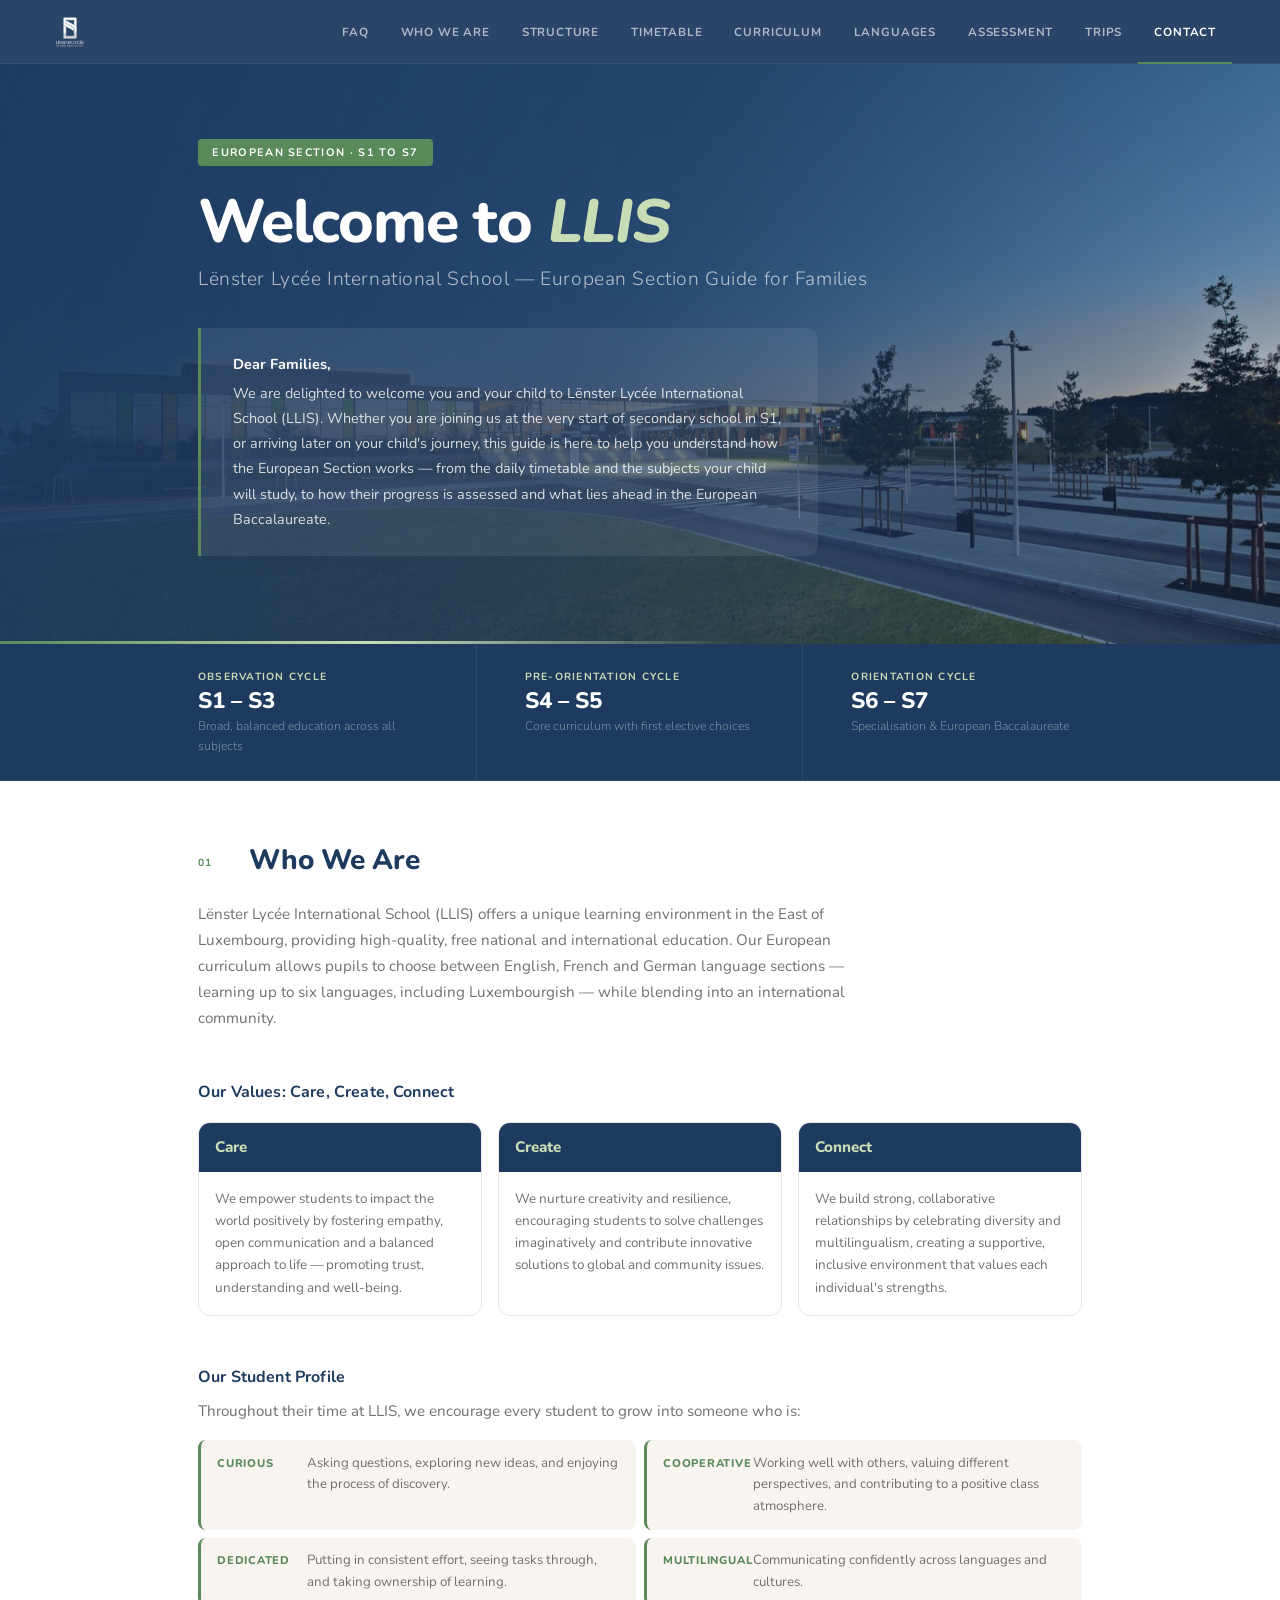
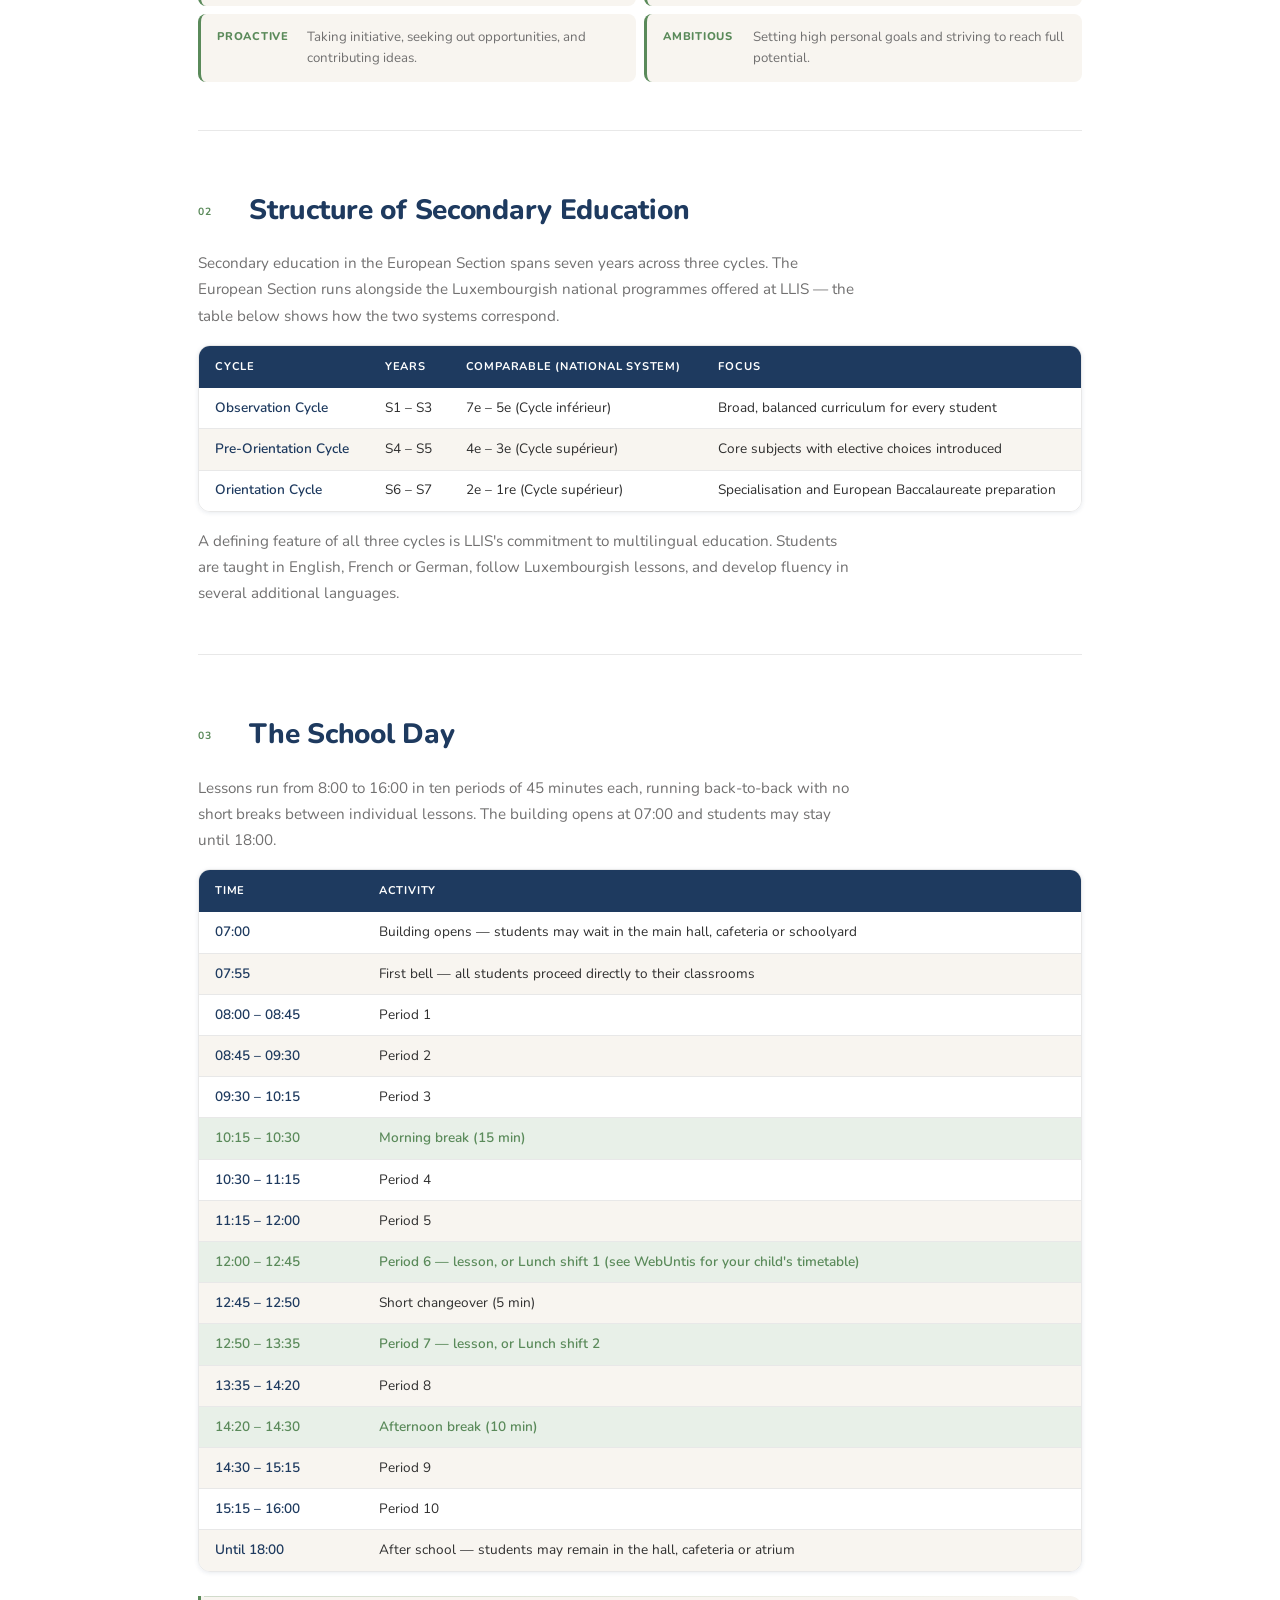
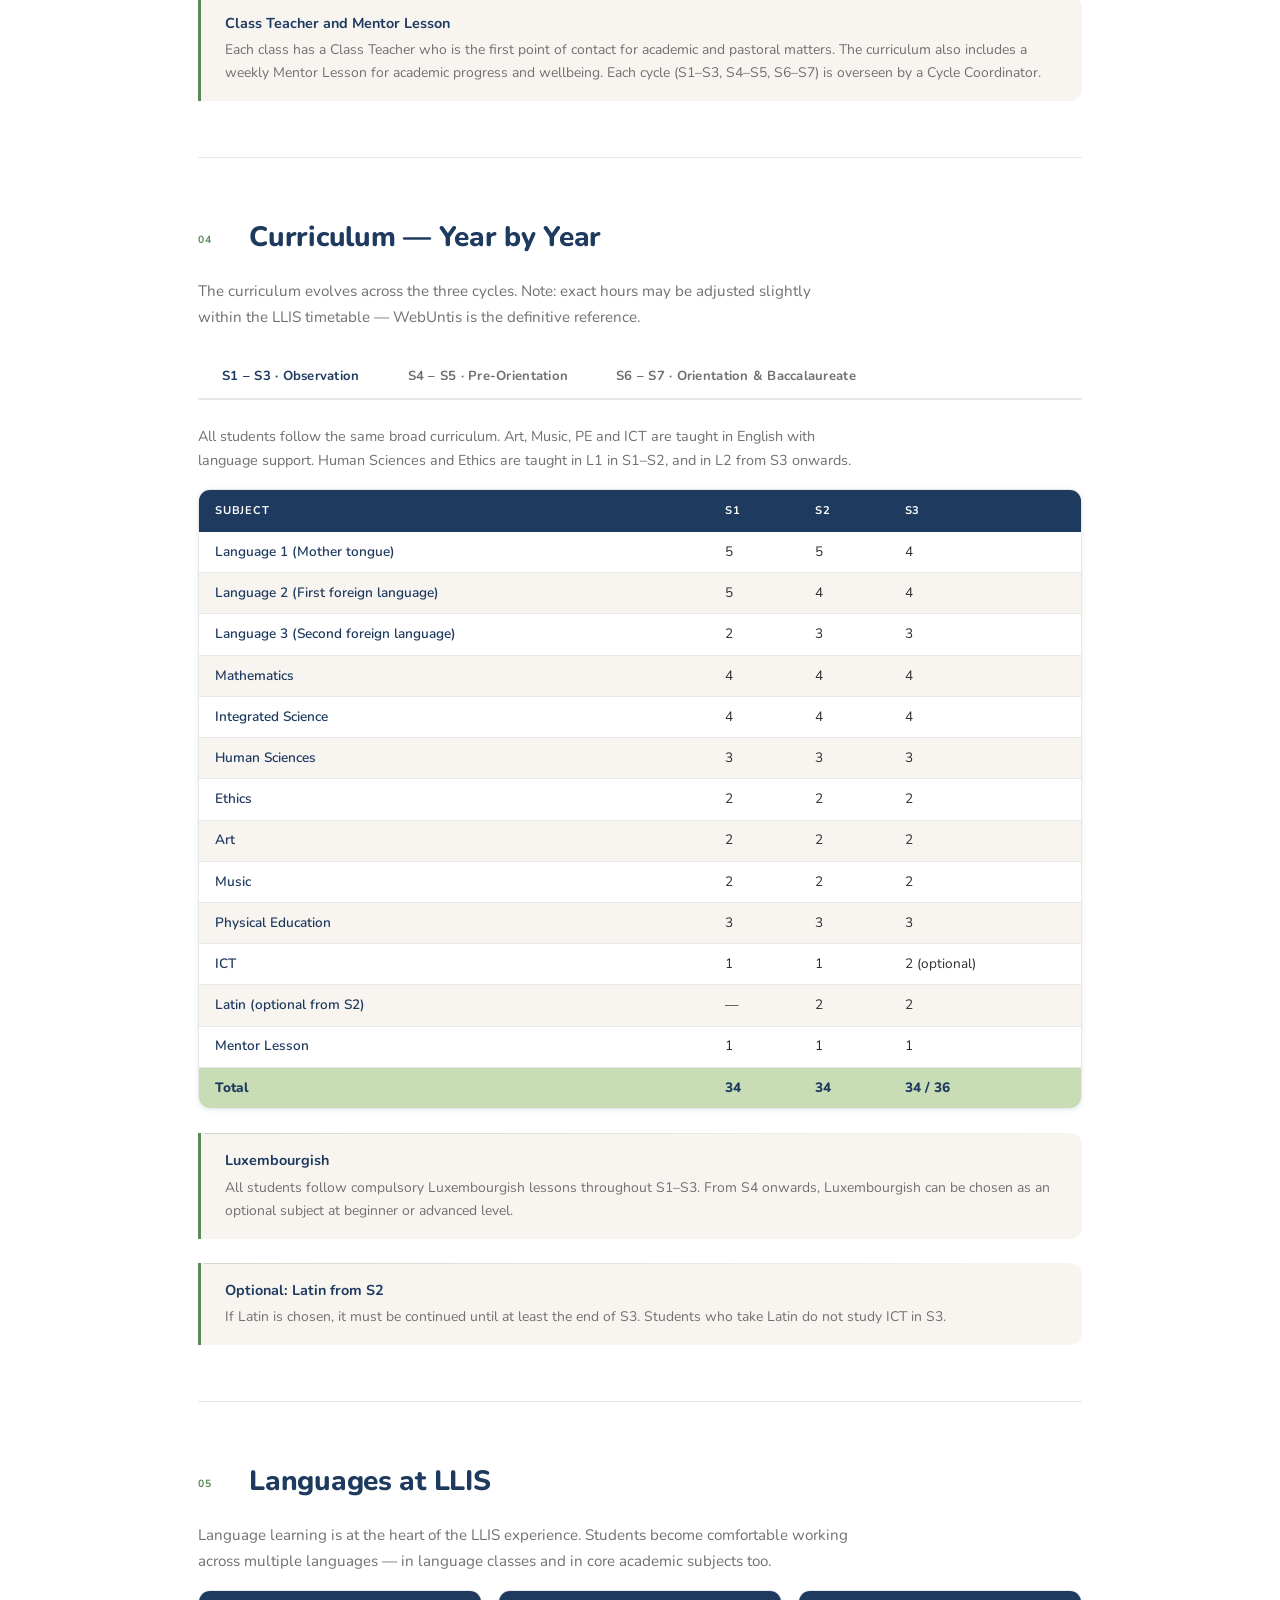
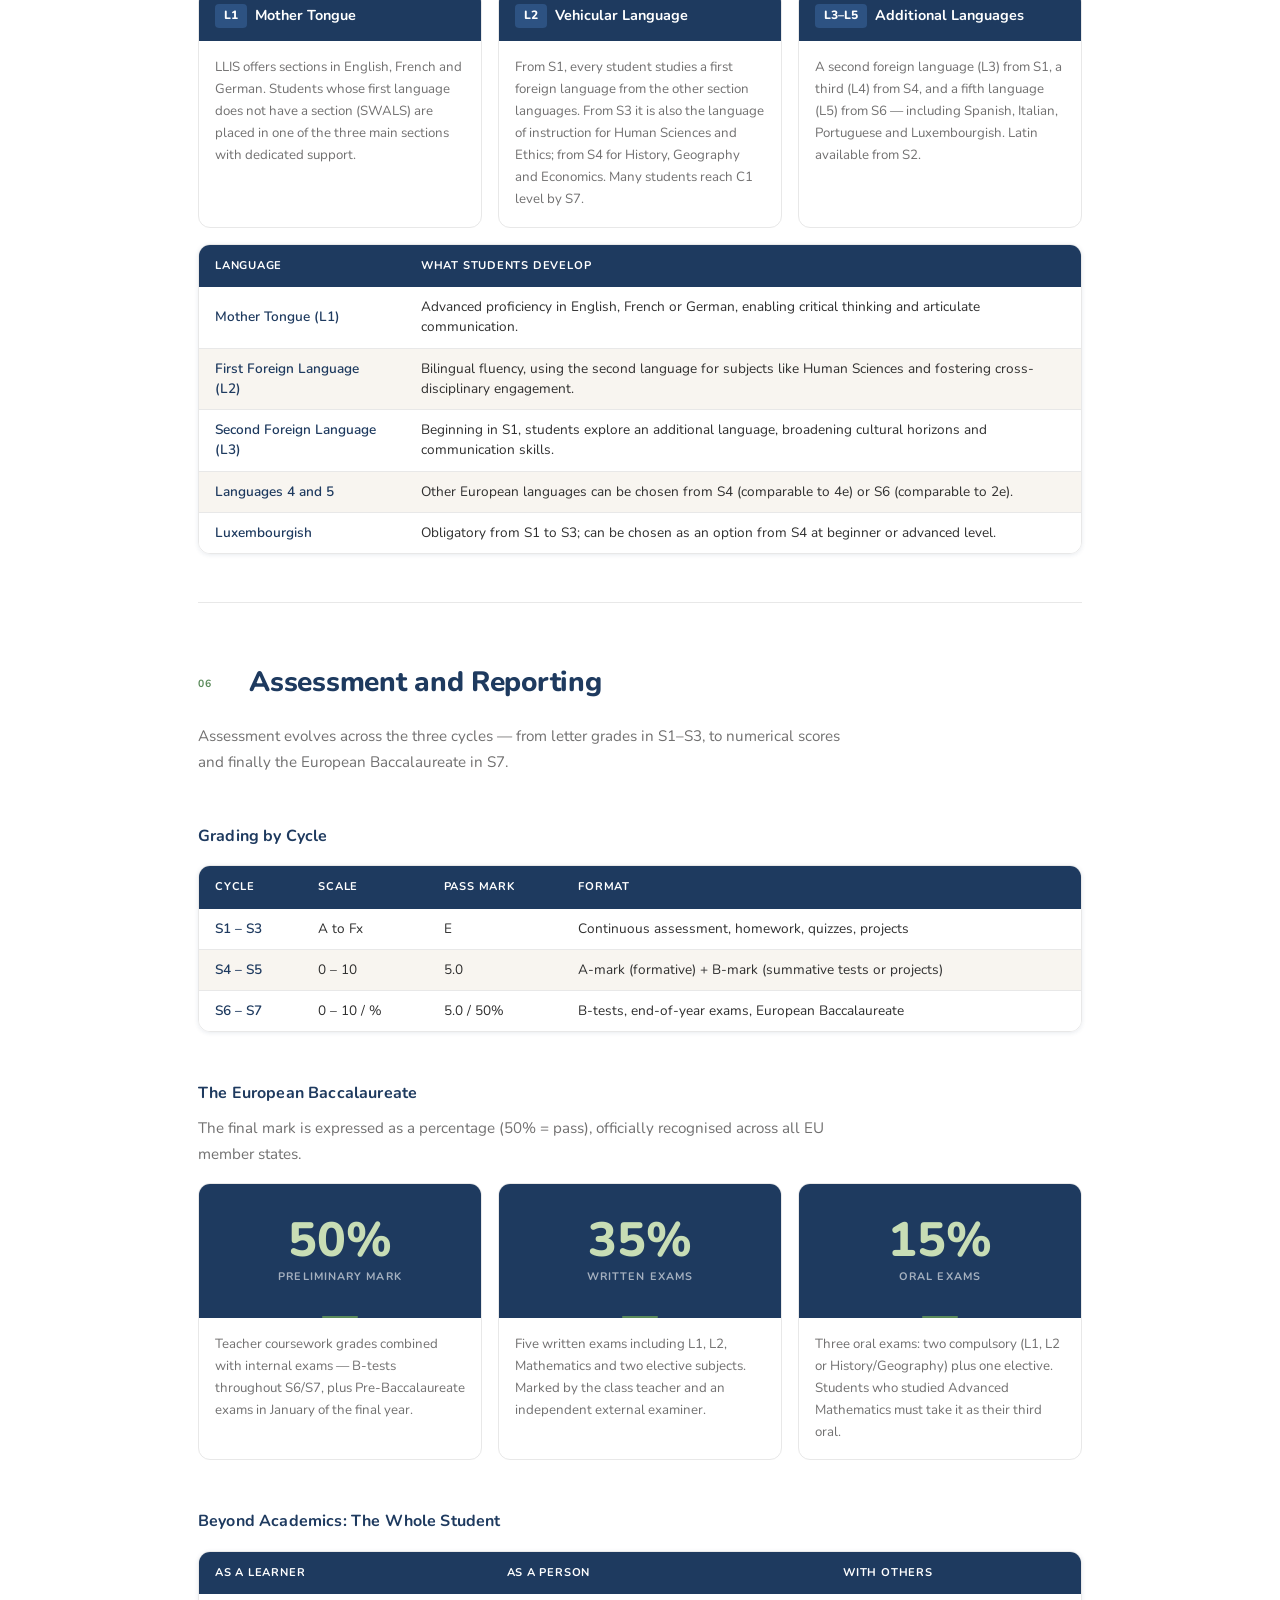
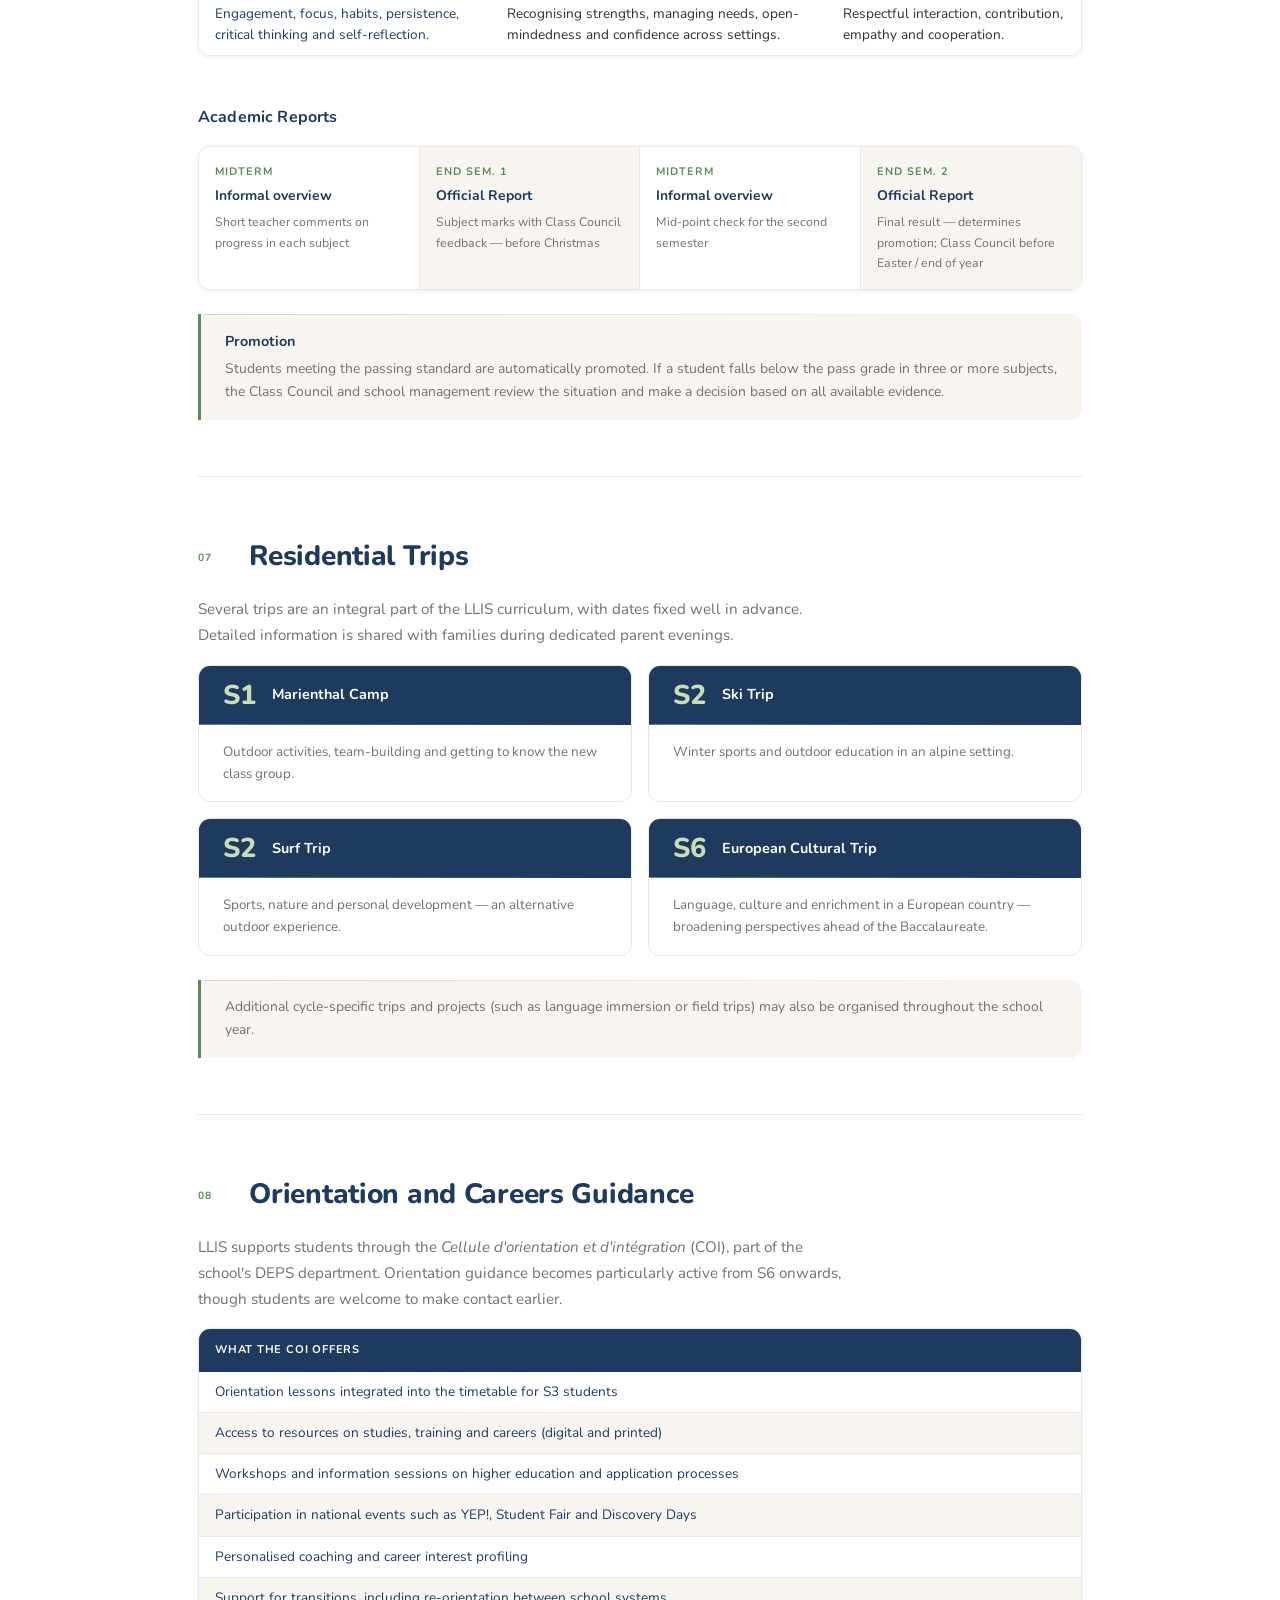
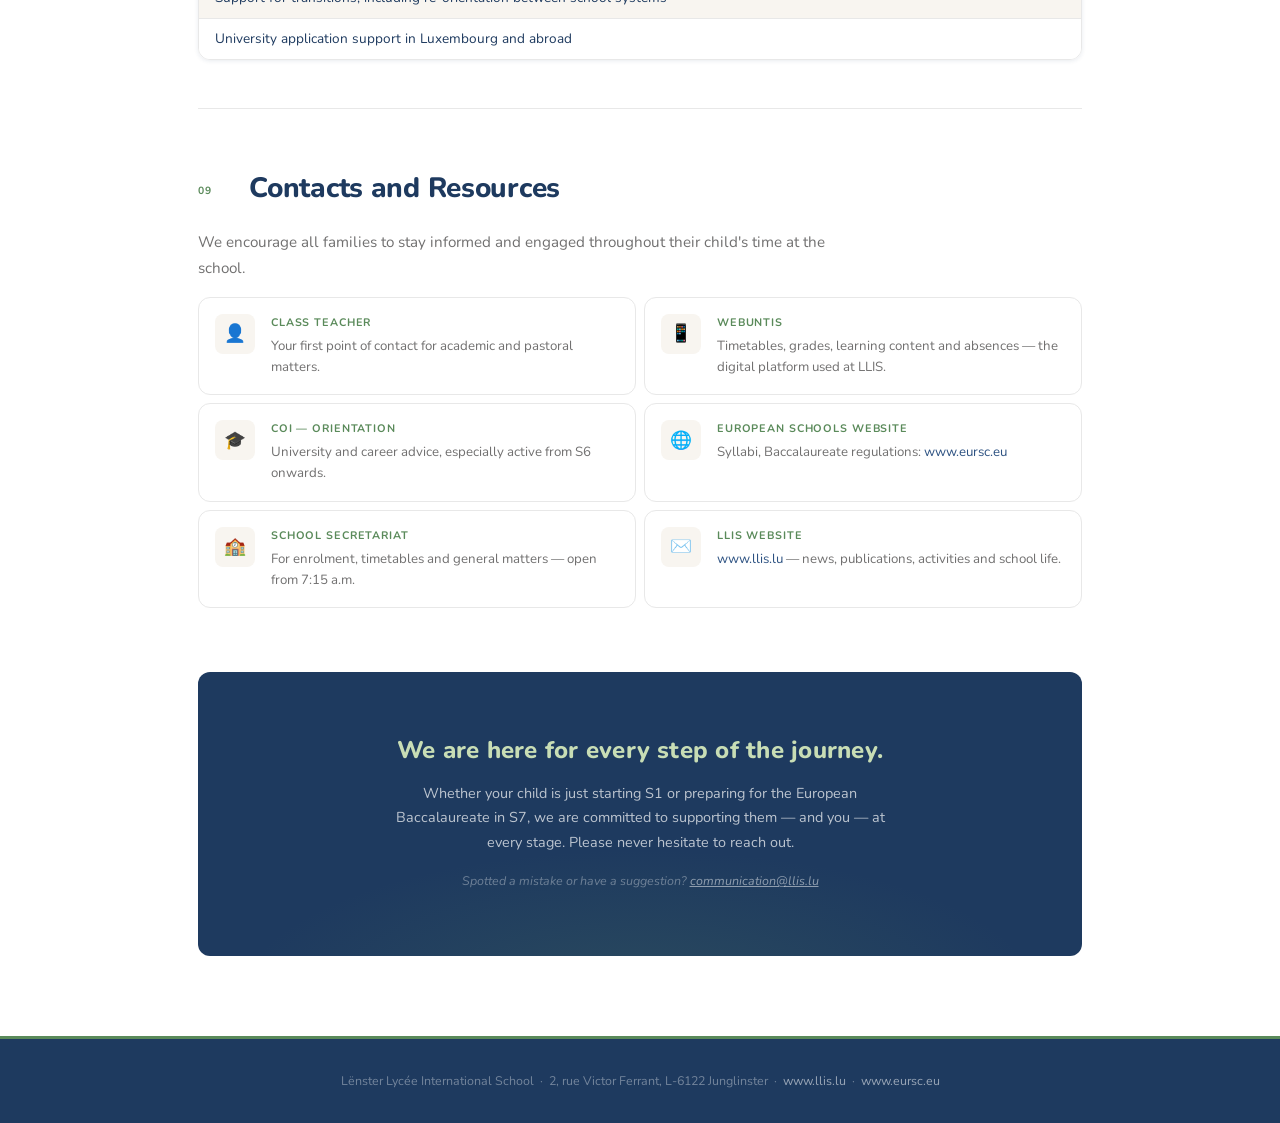
<file: index.html>
<!DOCTYPE html>
<html lang="en">
<head>
<meta charset="UTF-8">
<meta name="viewport" content="width=device-width, initial-scale=1.0">
<title>LLIS — European Section Guide S1–S7</title>
<link rel="stylesheet" href="assets/css/guide.css">
</head>
<body>

<!-- ── NAV ────────────────────────────────────────── -->
<nav>
  <a class="nav-logo" href="#">
    <img src="assets/images/logo.png" alt="LLIS Logo" class="llis-logo-img">
  </a>
  <ul class="nav-links">
    <li><a href="faq.html">FAQ</a></li>
    <li><a href="#who">Who We Are</a></li>
    <li><a href="#structure">Structure</a></li>
    <li><a href="#timetable">Timetable</a></li>
    <li><a href="#curriculum">Curriculum</a></li>
    <li><a href="#languages">Languages</a></li>
    <li><a href="#assessment">Assessment</a></li>
    <li><a href="#trips">Trips</a></li>
    <li><a href="#contact">Contact</a></li>
  </ul>
</nav>

<!-- ── HERO ───────────────────────────────────────── -->
<header class="hero">
  <div class="hero-bg" style="background:url('assets/images/campus.jpg') center center/cover no-repeat"></div>
  <div class="hero-overlay"></div>
  <div class="hero-inner">
    <div class="hero-tag">European Section · S1 to S7</div>
    <h1>Welcome to <em>LLIS</em></h1>
    <p class="hero-school">Lënster Lycée International School — European Section Guide for Families</p>
    <div class="hero-welcome">
      <strong>Dear Families,</strong>
      We are delighted to welcome you and your child to Lënster Lycée International School (LLIS). Whether you are joining us at the very start of secondary school in S1, or arriving later on your child's journey, this guide is here to help you understand how the European Section works — from the daily timetable and the subjects your child will study, to how their progress is assessed and what lies ahead in the European Baccalaureate.
    </div>
  </div>
</header>

<!-- ── CYCLE BAR ──────────────────────────────────── -->
<div class="cycle-bar">
  <div class="cycle-bar-inner">
    <div class="cycle-item">
      <div class="cycle-tag">Observation Cycle</div>
      <div class="cycle-years">S1 – S3</div>
      <div class="cycle-desc">Broad, balanced education across all subjects</div>
    </div>
    <div class="cycle-item">
      <div class="cycle-tag">Pre-Orientation Cycle</div>
      <div class="cycle-years">S4 – S5</div>
      <div class="cycle-desc">Core curriculum with first elective choices</div>
    </div>
    <div class="cycle-item">
      <div class="cycle-tag">Orientation Cycle</div>
      <div class="cycle-years">S6 – S7</div>
      <div class="cycle-desc">Specialisation &amp; European Baccalaureate</div>
    </div>
  </div>
</div>

<!-- ── MAIN ───────────────────────────────────────── -->
<div class="page">

  <!-- 01 WHO WE ARE -->
  <section class="section" id="who">
    <div class="section-head reveal"><span class="section-num">01</span><h2>Who We Are</h2></div>
    <p class="lead reveal">Lënster Lycée International School (LLIS) offers a unique learning environment in the East of Luxembourg, providing high-quality, free national and international education. Our European curriculum allows pupils to choose between English, French and German language sections — learning up to six languages, including Luxembourgish — while blending into an international community.</p>

    <h3>Our Values: Care, Create, Connect</h3>
    <div class="values-grid">
      <div class="value-card reveal">
        <div class="value-head"><h4>Care</h4></div>
        <div class="value-body">We empower students to impact the world positively by fostering empathy, open communication and a balanced approach to life — promoting trust, understanding and well-being.</div>
      </div>
      <div class="value-card">
        <div class="value-head"><h4>Create</h4></div>
        <div class="value-body">We nurture creativity and resilience, encouraging students to solve challenges imaginatively and contribute innovative solutions to global and community issues.</div>
      </div>
      <div class="value-card">
        <div class="value-head"><h4>Connect</h4></div>
        <div class="value-body">We build strong, collaborative relationships by celebrating diversity and multilingualism, creating a supportive, inclusive environment that values each individual's strengths.</div>
      </div>
    </div>

    <h3>Our Student Profile</h3>
    <p class="lead reveal">Throughout their time at LLIS, we encourage every student to grow into someone who is:</p>
    <div class="profile-grid">
      <div class="profile-item"><span class="profile-badge">Curious</span><span class="profile-desc">Asking questions, exploring new ideas, and enjoying the process of discovery.</span></div>
      <div class="profile-item"><span class="profile-badge">Cooperative</span><span class="profile-desc">Working well with others, valuing different perspectives, and contributing to a positive class atmosphere.</span></div>
      <div class="profile-item"><span class="profile-badge">Dedicated</span><span class="profile-desc">Putting in consistent effort, seeing tasks through, and taking ownership of learning.</span></div>
      <div class="profile-item"><span class="profile-badge">Multilingual</span><span class="profile-desc">Communicating confidently across languages and cultures.</span></div>
      <div class="profile-item"><span class="profile-badge">Proactive</span><span class="profile-desc">Taking initiative, seeking out opportunities, and contributing ideas.</span></div>
      <div class="profile-item"><span class="profile-badge">Ambitious</span><span class="profile-desc">Setting high personal goals and striving to reach full potential.</span></div>
    </div>

</section>

  <!-- 02 STRUCTURE -->
  <section class="section" id="structure">
    <div class="section-head reveal"><span class="section-num">02</span><h2>Structure of Secondary Education</h2></div>
    <p class="lead reveal">Secondary education in the European Section spans seven years across three cycles. The European Section runs alongside the Luxembourgish national programmes offered at LLIS — the table below shows how the two systems correspond.</p>
    <div class="table-wrap reveal">
      <table>
        <thead><tr><th>Cycle</th><th>Years</th><th>Comparable (national system)</th><th>Focus</th></tr></thead>
        <tbody>
          <tr><td>Observation Cycle</td><td>S1 – S3</td><td>7e – 5e (Cycle inférieur)</td><td>Broad, balanced curriculum for every student</td></tr>
          <tr><td>Pre-Orientation Cycle</td><td>S4 – S5</td><td>4e – 3e (Cycle supérieur)</td><td>Core subjects with elective choices introduced</td></tr>
          <tr><td>Orientation Cycle</td><td>S6 – S7</td><td>2e – 1re (Cycle supérieur)</td><td>Specialisation and European Baccalaureate preparation</td></tr>
        </tbody>
      </table>
    </div>
    <p class="lead reveal">A defining feature of all three cycles is LLIS's commitment to multilingual education. Students are taught in English, French or German, follow Luxembourgish lessons, and develop fluency in several additional languages.</p>
  </section>

  <!-- 03 TIMETABLE -->
  <section class="section" id="timetable">
    <div class="section-head reveal"><span class="section-num">03</span><h2>The School Day</h2></div>
    <p class="lead reveal">Lessons run from 8:00 to 16:00 in ten periods of 45 minutes each, running back-to-back with no short breaks between individual lessons. The building opens at 07:00 and students may stay until 18:00.</p>
    <div class="table-wrap reveal">
      <table>
        <thead><tr><th>Time</th><th>Activity</th></tr></thead>
        <tbody>
          <tr><td>07:00</td><td>Building opens — students may wait in the main hall, cafeteria or schoolyard</td></tr>
          <tr><td>07:55</td><td>First bell — all students proceed directly to their classrooms</td></tr>
          <tr><td>08:00 – 08:45</td><td>Period 1</td></tr>
          <tr><td>08:45 – 09:30</td><td>Period 2</td></tr>
          <tr><td>09:30 – 10:15</td><td>Period 3</td></tr>
          <tr class="tr-break"><td>10:15 – 10:30</td><td>Morning break (15 min)</td></tr>
          <tr><td>10:30 – 11:15</td><td>Period 4</td></tr>
          <tr><td>11:15 – 12:00</td><td>Period 5</td></tr>
          <tr class="tr-break"><td>12:00 – 12:45</td><td>Period 6 — lesson, or Lunch shift 1 (see WebUntis for your child's timetable)</td></tr>
          <tr><td>12:45 – 12:50</td><td>Short changeover (5 min)</td></tr>
          <tr class="tr-break"><td>12:50 – 13:35</td><td>Period 7 — lesson, or Lunch shift 2</td></tr>
          <tr><td>13:35 – 14:20</td><td>Period 8</td></tr>
          <tr class="tr-break"><td>14:20 – 14:30</td><td>Afternoon break (10 min)</td></tr>
          <tr><td>14:30 – 15:15</td><td>Period 9</td></tr>
          <tr><td>15:15 – 16:00</td><td>Period 10</td></tr>
          <tr><td>Until 18:00</td><td>After school — students may remain in the hall, cafeteria or atrium</td></tr>
        </tbody>
      </table>
    </div>
    <div class="info-box reveal">
      <strong>Class Teacher and Mentor Lesson</strong>
      Each class has a Class Teacher who is the first point of contact for academic and pastoral matters. The curriculum also includes a weekly Mentor Lesson for academic progress and wellbeing. Each cycle (S1–S3, S4–S5, S6–S7) is overseen by a Cycle Coordinator.
    </div>

  </section>

  <!-- 04 CURRICULUM -->
  <section class="section" id="curriculum">
    <div class="section-head reveal"><span class="section-num">04</span><h2>Curriculum — Year by Year</h2></div>
    <p class="lead reveal">The curriculum evolves across the three cycles. Note: exact hours may be adjusted slightly within the LLIS timetable — WebUntis is the definitive reference.</p>

    <div class="tabs">
      <button class="tab-btn active" onclick="showTab('s1s3',this)">S1 – S3 · Observation</button>
      <button class="tab-btn" onclick="showTab('s4s5',this)">S4 – S5 · Pre-Orientation</button>
      <button class="tab-btn" onclick="showTab('s6s7',this)">S6 – S7 · Orientation &amp; Baccalaureate</button>
  </div>

<div class="tab-panel active" id="tab-s1s3">
      <p>All students follow the same broad curriculum. Art, Music, PE and ICT are taught in English with language support. Human Sciences and Ethics are taught in L1 in S1–S2, and in L2 from S3 onwards.</p>
      <div class="table-wrap reveal">
        <table>
          <thead><tr><th>Subject</th><th>S1</th><th>S2</th><th>S3</th></tr></thead>
          <tbody>
            <tr><td>Language 1 (Mother tongue)</td><td>5</td><td>5</td><td>4</td></tr>
            <tr><td>Language 2 (First foreign language)</td><td>5</td><td>4</td><td>4</td></tr>
            <tr><td>Language 3 (Second foreign language)</td><td>2</td><td>3</td><td>3</td></tr>
            <tr><td>Mathematics</td><td>4</td><td>4</td><td>4</td></tr>
            <tr><td>Integrated Science</td><td>4</td><td>4</td><td>4</td></tr>
            <tr><td>Human Sciences</td><td>3</td><td>3</td><td>3</td></tr>
            <tr><td>Ethics</td><td>2</td><td>2</td><td>2</td></tr>
            <tr><td>Art</td><td>2</td><td>2</td><td>2</td></tr>
            <tr><td>Music</td><td>2</td><td>2</td><td>2</td></tr>
            <tr><td>Physical Education</td><td>3</td><td>3</td><td>3</td></tr>
            <tr><td>ICT</td><td>1</td><td>1</td><td>2 (optional)</td></tr>
            <tr><td>Latin (optional from S2)</td><td>—</td><td>2</td><td>2</td></tr>
            <tr><td>Mentor Lesson</td><td>1</td><td>1</td><td>1</td></tr>
            <tr class="tr-total"><td>Total</td><td>34</td><td>34</td><td>34 / 36</td></tr>
          </tbody>
        </table>
      </div>
      <div class="info-box reveal">
        <strong>Luxembourgish</strong>
        All students follow compulsory Luxembourgish lessons throughout S1–S3. From S4 onwards, Luxembourgish can be chosen as an optional subject at beginner or advanced level.
      </div>
      <div class="info-box reveal">
        <strong>Optional: Latin from S2</strong>
        If Latin is chosen, it must be continued until at least the end of S3. Students who take Latin do not study ICT in S3.
      </div>
    </div>

    <div class="tab-panel" id="tab-s4s5">
      <p>From S4, students personalise their studies. The sciences split into Biology, Chemistry and Physics. Students choose at least one elective.</p>
      <div class="table-wrap reveal">
        <table>
          <thead><tr><th>Subject</th><th>Periods / week</th><th>Type</th></tr></thead>
          <tbody>
            <tr><td>Language 1</td><td>4</td><td>Compulsory</td></tr>
            <tr><td>Language 2</td><td>3</td><td>Compulsory</td></tr>
            <tr><td>Language 3</td><td>3</td><td>Compulsory</td></tr>
            <tr><td>Mathematics</td><td>4 or 6</td><td>Compulsory — two levels</td></tr>
            <tr><td>Biology</td><td>2</td><td>Compulsory</td></tr>
            <tr><td>Chemistry</td><td>2</td><td>Compulsory</td></tr>
            <tr><td>Physics</td><td>2</td><td>Compulsory</td></tr>
            <tr><td>History (in L2)</td><td>2</td><td>Compulsory</td></tr>
            <tr><td>Geography (in L2)</td><td>2</td><td>Compulsory</td></tr>
            <tr><td>Ethics (in L2)</td><td>1</td><td>Compulsory</td></tr>
            <tr><td>Physical Education</td><td>2</td><td>Compulsory</td></tr>
            <tr><td>Economics (in L2)</td><td>4</td><td>Optional</td></tr>
            <tr><td>Language 4</td><td>4</td><td>Optional</td></tr>
            <tr><td>Latin</td><td>4</td><td>Optional</td></tr>
            <tr><td>Luxembourgish</td><td>—</td><td>Optional (beginner or advanced)</td></tr>
            <tr><td>ICT</td><td>2</td><td>Optional</td></tr>
            <tr><td>Music</td><td>2</td><td>Optional</td></tr>
            <tr><td>Art</td><td>2</td><td>Optional</td></tr>
            <tr class="tr-total"><td>Total</td><td>32 or 36</td><td></td></tr>
          </tbody>
        </table>
      </div>
      <div class="info-box reveal">Not all optional courses are guaranteed to run every year — availability depends on student uptake.</div>
    </div>

    <div class="tab-panel" id="tab-s6s7">
      <p>The final two years lead to the European Baccalaureate. Students study at least ten subjects: a compulsory core, elective subjects and optional complementary courses.</p>
      <h3>Compulsory Core</h3>
      <div class="table-wrap reveal">
        <table>
          <thead><tr><th>Subject</th><th>Periods / week</th></tr></thead>
          <tbody>
            <tr><td>Language 1</td><td>4</td></tr>
            <tr><td>Language 2</td><td>3</td></tr>
            <tr><td>Mathematics (3- or 5-period course)</td><td>3 or 5</td></tr>
            <tr><td>History</td><td>2</td></tr>
            <tr><td>Geography</td><td>2</td></tr>
            <tr><td>Philosophy</td><td>2</td></tr>
            <tr><td>Ethics</td><td>1</td></tr>
            <tr><td>Sport</td><td>2</td></tr>
            <tr><td>Science, Technology &amp; Society (if no science elective)</td><td>2</td></tr>
          </tbody>
        </table>
      </div>
      <h3>Elective Subjects — 4 periods/week (min. 2, max. 4)</h3>
      <p>Biology, Chemistry, Physics, History, Geography, Economics, Art, Music, Philosophy, Language 3, Language 4, Latin, Luxembourgish (advanced level), and others. Advanced courses (3 periods/week) are available in Mathematics, Language 1 and Language 2.</p>
      <h3>Complementary Courses — 2 periods/week (optional)</h3>
      <p>Art, Music, Political Science, Advanced Sport, Lab Science, ICT.</p>
    </div>
  </section>

  <!-- 05 LANGUAGES -->
  <section class="section" id="languages">
    <div class="section-head reveal"><span class="section-num">05</span><h2>Languages at LLIS</h2></div>
    <p class="lead reveal">Language learning is at the heart of the LLIS experience. Students become comfortable working across multiple languages — in language classes and in core academic subjects too.</p>
    <div class="lang-grid">
      <div class="lang-card">
        <div class="lang-card-head"><span class="lang-pill">L1</span><h4>Mother Tongue</h4></div>
        <div class="lang-card-body">LLIS offers sections in English, French and German. Students whose first language does not have a section (SWALS) are placed in one of the three main sections with dedicated support.</div>
      </div>
      <div class="lang-card">
        <div class="lang-card-head"><span class="lang-pill">L2</span><h4>Vehicular Language</h4></div>
        <div class="lang-card-body">From S1, every student studies a first foreign language from the other section languages. From S3 it is also the language of instruction for Human Sciences and Ethics; from S4 for History, Geography and Economics. Many students reach C1 level by S7.</div>
      </div>
      <div class="lang-card">
        <div class="lang-card-head"><span class="lang-pill">L3–L5</span><h4>Additional Languages</h4></div>
        <div class="lang-card-body">A second foreign language (L3) from S1, a third (L4) from S4, and a fifth language (L5) from S6 — including Spanish, Italian, Portuguese and Luxembourgish. Latin available from S2.</div>
      </div>
    </div>
    <div class="table-wrap reveal">
      <table>
        <thead><tr><th>Language</th><th>What students develop</th></tr></thead>
        <tbody>
          <tr><td>Mother Tongue (L1)</td><td>Advanced proficiency in English, French or German, enabling critical thinking and articulate communication.</td></tr>
          <tr><td>First Foreign Language (L2)</td><td>Bilingual fluency, using the second language for subjects like Human Sciences and fostering cross-disciplinary engagement.</td></tr>
          <tr><td>Second Foreign Language (L3)</td><td>Beginning in S1, students explore an additional language, broadening cultural horizons and communication skills.</td></tr>
          <tr><td>Languages 4 and 5</td><td>Other European languages can be chosen from S4 (comparable to 4e) or S6 (comparable to 2e).</td></tr>
          <tr><td>Luxembourgish</td><td>Obligatory from S1 to S3; can be chosen as an option from S4 at beginner or advanced level.</td></tr>
        </tbody>
      </table>
    </div>
  </section>

  <!-- 06 ASSESSMENT -->
  <section class="section" id="assessment">
    <div class="section-head reveal"><span class="section-num">06</span><h2>Assessment and Reporting</h2></div>
    <p class="lead reveal">Assessment evolves across the three cycles — from letter grades in S1–S3, to numerical scores and finally the European Baccalaureate in S7.</p>
    <h3>Grading by Cycle</h3>
    <div class="table-wrap reveal">
      <table>
        <thead><tr><th>Cycle</th><th>Scale</th><th>Pass Mark</th><th>Format</th></tr></thead>
        <tbody>
          <tr><td>S1 – S3</td><td>A to Fx</td><td>E</td><td>Continuous assessment, homework, quizzes, projects</td></tr>
          <tr><td>S4 – S5</td><td>0 – 10</td><td>5.0</td><td>A-mark (formative) + B-mark (summative tests or projects)</td></tr>
          <tr><td>S6 – S7</td><td>0 – 10 / %</td><td>5.0 / 50%</td><td>B-tests, end-of-year exams, European Baccalaureate</td></tr>
        </tbody>
      </table>
    </div>

    <h3>The European Baccalaureate</h3>
    <p class="lead" style="margin-top:0.5rem">The final mark is expressed as a percentage (50% = pass), officially recognised across all EU member states.</p>
    <div class="bac-grid">
      <div class="bac-card">
        <div class="bac-head"><div class="bac-pct">50%</div><div class="bac-label">Preliminary Mark</div></div>
        <div class="bac-body">Teacher coursework grades combined with internal exams — B-tests throughout S6/S7, plus Pre-Baccalaureate exams in January of the final year.</div>
      </div>
      <div class="bac-card">
        <div class="bac-head"><div class="bac-pct">35%</div><div class="bac-label">Written Exams</div></div>
        <div class="bac-body">Five written exams including L1, L2, Mathematics and two elective subjects. Marked by the class teacher and an independent external examiner.</div>
      </div>
      <div class="bac-card">
        <div class="bac-head"><div class="bac-pct">15%</div><div class="bac-label">Oral Exams</div></div>
        <div class="bac-body">Three oral exams: two compulsory (L1, L2 or History/Geography) plus one elective. Students who studied Advanced Mathematics must take it as their third oral.</div>
      </div>
    </div>

    <h3>Beyond Academics: The Whole Student</h3>
    <div class="table-wrap reveal">
      <table>
        <thead><tr><th>As a Learner</th><th>As a Person</th><th>With Others</th></tr></thead>
        <tbody>
          <tr>
            <td style="font-weight:400">Engagement, focus, habits, persistence, critical thinking and self-reflection.</td>
            <td style="font-weight:400">Recognising strengths, managing needs, open-mindedness and confidence across settings.</td>
            <td style="font-weight:400">Respectful interaction, contribution, empathy and cooperation.</td>
          </tr>
        </tbody>
      </table>
    </div>

    <h3>Academic Reports</h3>
    <div class="report-strip">
      <div class="report-item"><div class="report-month">Midterm</div><div class="report-type">Informal overview</div><div class="report-desc">Short teacher comments on progress in each subject</div></div>
      <div class="report-item"><div class="report-month">End Sem. 1</div><div class="report-type">Official Report</div><div class="report-desc">Subject marks with Class Council feedback — before Christmas</div></div>
      <div class="report-item"><div class="report-month">Midterm</div><div class="report-type">Informal overview</div><div class="report-desc">Mid-point check for the second semester</div></div>
      <div class="report-item"><div class="report-month">End Sem. 2</div><div class="report-type">Official Report</div><div class="report-desc">Final result — determines promotion; Class Council before Easter / end of year</div></div>
    </div>
    <div class="info-box reveal">
      <strong>Promotion</strong>
      Students meeting the passing standard are automatically promoted. If a student falls below the pass grade in three or more subjects, the Class Council and school management review the situation and make a decision based on all available evidence.
    </div>
  </section>

  <!-- 07 TRIPS -->
  <section class="section" id="trips">
    <div class="section-head reveal"><span class="section-num">07</span><h2>Residential Trips</h2></div>
    <p class="lead reveal">Several trips are an integral part of the LLIS curriculum, with dates fixed well in advance. Detailed information is shared with families during dedicated parent evenings.</p>
    <div class="trips-grid">
      <div class="trip-card">
        <div class="trip-head"><div class="trip-year">S1</div><div class="trip-name">Marienthal Camp</div></div>
        <div class="trip-body">Outdoor activities, team-building and getting to know the new class group.</div>
      </div>
      <div class="trip-card">
        <div class="trip-head"><div class="trip-year">S2</div><div class="trip-name">Ski Trip</div></div>
        <div class="trip-body">Winter sports and outdoor education in an alpine setting.</div>
      </div>
      <div class="trip-card">
        <div class="trip-head"><div class="trip-year">S2</div><div class="trip-name">Surf Trip</div></div>
        <div class="trip-body">Sports, nature and personal development — an alternative outdoor experience.</div>
      </div>
      <div class="trip-card">
        <div class="trip-head"><div class="trip-year">S6</div><div class="trip-name">European Cultural Trip</div></div>
        <div class="trip-body">Language, culture and enrichment in a European country — broadening perspectives ahead of the Baccalaureate.</div>
      </div>
    </div>
    <div class="info-box reveal">Additional cycle-specific trips and projects (such as language immersion or field trips) may also be organised throughout the school year.</div>
  </section>

  <!-- 08 ORIENTATION -->
  <section class="section" id="orientation">
    <div class="section-head reveal"><span class="section-num">08</span><h2>Orientation and Careers Guidance</h2></div>
    <p class="lead reveal">LLIS supports students through the <em>Cellule d'orientation et d'intégration</em> (COI), part of the school's DEPS department. Orientation guidance becomes particularly active from S6 onwards, though students are welcome to make contact earlier.</p>
    <div class="table-wrap reveal">
      <table>
        <thead><tr><th>What the COI offers</th></tr></thead>
        <tbody>
          <tr><td style="font-weight:400">Orientation lessons integrated into the timetable for S3 students</td></tr>
          <tr><td style="font-weight:400">Access to resources on studies, training and careers (digital and printed)</td></tr>
          <tr><td style="font-weight:400">Workshops and information sessions on higher education and application processes</td></tr>
          <tr><td style="font-weight:400">Participation in national events such as YEP!, Student Fair and Discovery Days</td></tr>
          <tr><td style="font-weight:400">Personalised coaching and career interest profiling</td></tr>
          <tr><td style="font-weight:400">Support for transitions, including re-orientation between school systems</td></tr>
          <tr><td style="font-weight:400">University application support in Luxembourg and abroad</td></tr>
        </tbody>
      </table>
    </div>
  </section>

  <!-- 09 CONTACT -->
  <section class="section" id="contact">
    <div class="section-head reveal"><span class="section-num">09</span><h2>Contacts and Resources</h2></div>
    <p class="lead reveal">We encourage all families to stay informed and engaged throughout their child's time at the school.</p>
    <div class="resources-grid">
      <div class="resource-card">
        <div class="resource-icon">👤</div>
        <div><div class="resource-label">Class Teacher</div><div class="resource-desc">Your first point of contact for academic and pastoral matters.</div></div>
      </div>
      <div class="resource-card">
        <div class="resource-icon">📱</div>
        <div><div class="resource-label">WebUntis</div><div class="resource-desc">Timetables, grades, learning content and absences — the digital platform used at LLIS.</div></div>
      </div>
      <div class="resource-card">
        <div class="resource-icon">🎓</div>
        <div><div class="resource-label">COI — Orientation</div><div class="resource-desc">University and career advice, especially active from S6 onwards.</div></div>
      </div>
      <div class="resource-card">
        <div class="resource-icon">🌐</div>
        <div><div class="resource-label">European Schools Website</div><div class="resource-desc">Syllabi, Baccalaureate regulations: <a href="https://www.eursc.eu" target="_blank">www.eursc.eu</a></div></div>
      </div>
      <div class="resource-card">
        <div class="resource-icon">🏫</div>
        <div><div class="resource-label">School Secretariat</div><div class="resource-desc">For enrolment, timetables and general matters — open from 7:15 a.m.</div></div>
      </div>
      <div class="resource-card">
        <div class="resource-icon">✉️</div>
        <div><div class="resource-label">LLIS Website</div><div class="resource-desc"><a href="https://llis.lu" target="_blank">www.llis.lu</a> — news, publications, activities and school life.</div></div>
      </div>
    </div>

    <div class="closing">
      <h3>We are here for every step of the journey.</h3>
      <p>Whether your child is just starting S1 or preparing for the European Baccalaureate in S7, we are committed to supporting them — and you — at every stage. Please never hesitate to reach out.</p>
      <p class="closing-feedback">Spotted a mistake or have a suggestion? <a href="mailto:communication@llis.lu">communication@llis.lu</a></p>
    </div>
  </section>

</div><!-- /page -->

<footer>
  Lënster Lycée International School &nbsp;·&nbsp;
  2, rue Victor Ferrant, L-6122 Junglinster &nbsp;·&nbsp;
  <a href="https://llis.lu" target="_blank">www.llis.lu</a> &nbsp;·&nbsp;
  <a href="https://www.eursc.eu" target="_blank">www.eursc.eu</a>
</footer>

  <script src="assets/js/guide.js"></script>
</body>
</html>
</file>
<file: assets/css/guide.css>
@import url('https://fonts.googleapis.com/css2?family=Nunito:wght@400;600;700;800&family=Nunito+Sans:wght@300;400;600;700&family=Source+Code+Pro:wght@400;500&display=swap');


/* ═══════════════════════════════════════════════════════════════
   LLIS Brand System v2.0  —  Design tokens applied exactly
   Font stack: Gill Sans MT → Gill Sans → Nunito (web fallback)
═══════════════════════════════════════════════════════════════ */
:root {
  /* ── Primary ─────────────────────── */
  --midnight:     #1E3A5F;
  --steel:        #2D5282;

  /* ── Secondary ───────────────────── */
  --sage:         #C8DDB5;
  --fern:         #5A8A5A;
  --terracotta:   #C85A4A;
  --blush:        #E8A090;
  --amber:        #E8A830;

  /* ── Neutral ─────────────────────── */
  --charcoal:     #2E2E2E;
  --slate:        #717070;
  --silver:       #E8E8E8;
  --cream:        #F8F5F0;
  --white:        #FFFFFF;

  /* ── Typography ──────────────────── */
  --font:         'Gill Sans MT', 'Gill Sans', 'Nunito', sans-serif;
  --font-sans:    'Nunito Sans', 'Gill Sans MT', sans-serif;
  --font-mono:    'Source Code Pro', 'Courier New', monospace;

  /* ── Spacing (8px base) ──────────── */
  --xs:   4px;
  --sm:   8px;
  --md:   16px;
  --lg:   24px;
  --xl:   32px;
  --2xl:  48px;
  --3xl:  64px;

  /* ── Radius (anchored to logo 12px) ─ */
  --r-sm:   4px;
  --r-md:   8px;
  --r-lg:   12px;
  --r-pill: 999px;

  /* ── Shadows (midnight-tinted) ────── */
  --shadow-sm: 0 1px 4px  rgba(30,58,95,.10);
  --shadow-md: 0 4px 16px rgba(30,58,95,.12);
  --shadow-lg: 0 8px 32px rgba(30,58,95,.14);

  /* ── Easing ──────────────────────── */
  --ease-out:    cubic-bezier(0.23, 1, 0.32, 1);
  --ease-in-out: cubic-bezier(0.77, 0, 0.175, 1);
  --ease-hover:  cubic-bezier(0.4, 0, 0.2, 1);
  --ease-spring: cubic-bezier(0.34, 1.56, 0.64, 1);
}

/* ── RESET ───────────────────────────────────────────────────── */
*, *::before, *::after { box-sizing: border-box; margin: 0; padding: 0; }
html { scroll-behavior: smooth; }

body {
  font-family: var(--font);
  font-size: 16px;
  color: var(--charcoal);
  background: var(--white);
  line-height: 1.65;
}

/* ── SCROLL REVEAL ───────────────────────────────────────────── */
.reveal {
  opacity: 0;
  transform: translateY(20px);
  transition:
    opacity  460ms var(--ease-out),
    transform 460ms var(--ease-out);
}
.reveal.in { opacity: 1; transform: translateY(0); }
.reveal-delay-1 { transition-delay:  80ms; }
.reveal-delay-2 { transition-delay: 160ms; }
.reveal-delay-3 { transition-delay: 240ms; }
.reveal-delay-4 { transition-delay: 320ms; }

@media (prefers-reduced-motion: reduce) {
  .reveal, .bac-card { opacity: 1 !important; transform: none !important; transition: none !important; animation: none !important; }
  * { animation-duration: .01ms !important; }
}

/* ── NAV ─────────────────────────────────────────────────────── */
nav {
  position: sticky; top: 0; z-index: 200;
  background: rgba(30,58,95,.94);
  backdrop-filter: blur(14px);
  -webkit-backdrop-filter: blur(14px);
  display: flex; align-items: center;
  padding: 0 var(--2xl);
  height: 64px;
  border-bottom: 1px solid rgba(255,255,255,.07);
}

.nav-logo {
  display: flex; align-items: center; gap: var(--md);
  text-decoration: none; flex-shrink: 0;
}

.llis-logo-img {
  height: 44px; width: auto; display: block;
  transition:
    filter  180ms var(--ease-out),
    transform 180ms var(--ease-out);
  will-change: filter, transform;
}
@media (hover: hover) and (pointer: fine) {
  .llis-logo-img:hover {
    filter: brightness(1.15) drop-shadow(0 0 10px rgba(90,138,90,.75));
    transform: scale(1.06);
  }
  .llis-logo-img:active {
    transform: scale(0.97);
    transition-duration: 90ms;
  }
}

.nav-links { display: flex; list-style: none; margin-left: auto; gap: 0; }
.nav-links a {
  display: block; padding: 0 var(--md);
  height: 64px; line-height: 64px;
  color: rgba(255,255,255,.62);
  text-decoration: none;
  font-size: 0.73rem; font-weight: 700;
  letter-spacing: .07em; text-transform: uppercase;
  border-bottom: 2px solid transparent;
  transition:
    color       140ms var(--ease-hover),
    border-color 140ms var(--ease-hover);
  /* 44px min touch target covered by 64px height */
}
@media (hover: hover) and (pointer: fine) {
  .nav-links a:hover,
  .nav-links a.active-nav { color: var(--white); border-bottom-color: var(--fern); }
}

/* ── HERO ────────────────────────────────────────────────────── */
.hero {
  position: relative; overflow: hidden;
  min-height: 580px;
  display: flex; align-items: flex-end;
}

.hero-bg {
  position: absolute; inset: 0;
  transform: scale(1.04);
  animation: heroZoom 14s var(--ease-in-out) forwards;
}
@keyframes heroZoom { to { transform: scale(1); } }

.hero-overlay {
  position: absolute; inset: 0;
  background: linear-gradient(
    108deg,
    rgba(30,58,95,.96) 0%,
    rgba(30,58,95,.80) 48%,
    rgba(30,58,95,.30) 100%
  );
}
/* Sage accent line sweeps in */
.hero-overlay::after {
  content: '';
  position: absolute; left: 0; bottom: 0;
  height: 3px; width: 0;
  background: linear-gradient(90deg, var(--fern), var(--sage), transparent);
  animation: heroLine 1.4s var(--ease-out) .7s forwards;
}
@keyframes heroLine { to { width: 58%; } }

.hero-inner {
  position: relative; z-index: 1;
  max-width: 980px; margin: 0 auto; width: 100%;
  padding: var(--3xl) var(--2xl) calc(var(--3xl) + var(--lg));
}

.hero-tag {
  display: inline-flex; align-items: center;
  background: var(--fern); color: var(--white);
  font-size: .68rem; font-weight: 700;
  letter-spacing: .12em; text-transform: uppercase;
  padding: .3rem .9rem;
  border-radius: var(--r-sm);
  margin-bottom: var(--lg);
  opacity: 0; transform: translateY(14px);
  animation: fadeUp 420ms var(--ease-out) 200ms forwards;
}

.hero h1 {
  font-family: var(--font);
  font-size: clamp(2.4rem, 5vw, 3.8rem);
  font-weight: 800; line-height: 1.08;
  letter-spacing: -.02em;
  color: var(--white); margin-bottom: var(--sm);
  opacity: 0; transform: translateY(16px);
  animation: fadeUp 460ms var(--ease-out) 300ms forwards;
}
.hero h1 em { font-style: italic; color: var(--sage); }

.hero-school {
  font-size: clamp(.95rem, 2vw, 1.2rem);
  font-weight: 300; letter-spacing: .03em;
  color: rgba(255,255,255,.65);
  margin-bottom: var(--xl);
  opacity: 0; transform: translateY(12px);
  animation: fadeUp 420ms var(--ease-out) 380ms forwards;
}

.hero-welcome {
  background: rgba(255,255,255,.07);
  border-left: 3px solid var(--fern);
  padding: var(--lg) var(--xl);
  max-width: 620px;
  font-size: .9rem; line-height: 1.75;
  color: rgba(255,255,255,.82);
  border-radius: 0 var(--r-lg) var(--r-lg) 0;
  opacity: 0; transform: translateY(10px);
  animation: fadeUp 420ms var(--ease-out) 460ms forwards;
}
.hero-welcome strong {
  display: block; color: var(--white);
  font-weight: 700; margin-bottom: var(--xs);
}

@keyframes fadeUp { to { opacity: 1; transform: translateY(0); } }

/* ── CYCLE BAR ───────────────────────────────────────────────── */
.cycle-bar {
  background: var(--midnight);
  border-bottom: 1px solid rgba(255,255,255,.06);
}
.cycle-bar-inner {
  max-width: 980px; margin: 0 auto;
  display: grid; grid-template-columns: repeat(3,1fr);
}
.cycle-item {
  padding: var(--lg) var(--2xl);
  border-right: 1px solid rgba(255,255,255,.07);
  position: relative; overflow: hidden;
  transition: background 200ms var(--ease-hover);
  cursor: default;
}
.cycle-item:last-child { border-right: none; }
.cycle-item::before {
  content: '';
  position: absolute; left: 0; top: 0; bottom: 0;
  width: 0;
  background: var(--fern);
  transition: width 220ms var(--ease-out);
}
@media (hover: hover) and (pointer: fine) {
  .cycle-item:hover { background: rgba(255,255,255,.04); }
  .cycle-item:hover::before { width: 3px; }
}
.cycle-tag {
  font-size: .65rem; font-weight: 700;
  letter-spacing: .12em; text-transform: uppercase;
  color: var(--sage); margin-bottom: var(--xs);
}
.cycle-years {
  font-weight: 800; font-size: 1.4rem;
  color: var(--white); margin-bottom: 2px;
  line-height: 1.1;
}
.cycle-desc {
  font-size: .77rem; font-weight: 300;
  color: rgba(255,255,255,.42);
}

/* ── PAGE WRAPPER ────────────────────────────────────────────── */
.page { max-width: 980px; margin: 0 auto; padding: 0 var(--2xl); }

/* ── SECTIONS ────────────────────────────────────────────────── */
.section {
  padding: var(--3xl) 0 var(--xl);
  border-bottom: 1px solid var(--silver);
}
.section:last-of-type { border-bottom: none; }

.section-head {
  display: flex; align-items: center;
  gap: var(--md); margin-bottom: var(--lg);
}
.section-num {
  font-size: .65rem; font-weight: 700;
  letter-spacing: .12em; text-transform: uppercase;
  color: var(--fern); min-width: 2.2rem;
  padding-top: .15rem;
}
.section h2 {
  font-weight: 800; font-size: 1.75rem;
  color: var(--midnight); line-height: 1.12;
  letter-spacing: -.01em;
}

p.lead {
  color: var(--slate); max-width: 660px;
  margin-bottom: var(--md); font-size: .95rem;
  line-height: 1.72;
}
h3 {
  font-weight: 700; font-size: 1rem;
  color: var(--midnight); margin: var(--2xl) 0 var(--sm);
  letter-spacing: .01em;
}

/* ── VALUES GRID ─────────────────────────────────────────────── */
.values-grid {
  display: grid; grid-template-columns: repeat(3,1fr);
  gap: var(--md); margin: var(--md) 0;
}
.value-card {
  border: 1px solid var(--silver);
  border-radius: var(--r-lg); overflow: hidden;
  transition:
    transform  220ms var(--ease-out),
    box-shadow 220ms var(--ease-out),
    border-color 220ms var(--ease-hover);
}
@media (hover: hover) and (pointer: fine) {
  .value-card:hover {
    transform: translateY(-4px);
    box-shadow: var(--shadow-lg);
    border-color: var(--sage);
  }
  .value-card:hover .value-head::after { transform: scaleX(1); }
}
.value-head {
  background: var(--midnight); padding: .75rem var(--md);
  position: relative; overflow: hidden;
}
.value-head::after {
  content: '';
  position: absolute; bottom: 0; left: 0; right: 0;
  height: 2px;
  background: linear-gradient(90deg, var(--fern), var(--sage), transparent);
  transform: scaleX(0); transform-origin: left;
  transition: transform 300ms var(--ease-out);
}
.value-head h4 {
  font-weight: 800; font-size: .95rem; color: var(--sage);
}
.value-body {
  padding: var(--md); font-size: .84rem;
  color: var(--slate); line-height: 1.65;
}

/* ── PROFILE GRID ────────────────────────────────────────────── */
.profile-grid {
  display: grid; grid-template-columns: repeat(2,1fr);
  gap: var(--sm); margin: var(--md) 0;
}
.profile-item {
  display: flex; gap: var(--sm); align-items: flex-start;
  background: var(--cream); border-radius: var(--r-md);
  padding: .8rem var(--md);
  border-left: 3px solid var(--fern);
  transition:
    transform  180ms var(--ease-out),
    background 180ms var(--ease-hover);
}
@media (hover: hover) and (pointer: fine) {
  .profile-item:hover {
    transform: translateX(4px);
    background: #e8f0e8;
  }
}
.profile-badge {
  font-weight: 800; font-size: .7rem;
  color: var(--fern); text-transform: uppercase;
  letter-spacing: .07em; min-width: 82px;
  padding-top: .1rem;
}
.profile-desc { font-size: .83rem; color: var(--slate); line-height: 1.6; }

/* ── TABLES ──────────────────────────────────────────────────── */
.table-wrap {
  overflow-x: auto; margin: var(--md) 0;
  border-radius: var(--r-lg);
  border: 1px solid var(--silver);
  box-shadow: var(--shadow-sm);
}
table { width: 100%; border-collapse: collapse; font-size: .85rem; }
thead tr { background: var(--midnight); }
thead th {
  color: var(--white); font-weight: 700;
  font-size: .7rem; letter-spacing: .07em; text-transform: uppercase;
  padding: .75rem var(--md); text-align: left;
}
tbody tr {
  transition: background 100ms var(--ease-hover);
}
tbody tr:nth-child(even) { background: var(--cream); }
tbody tr:nth-child(odd)  { background: var(--white); }
@media (hover: hover) and (pointer: fine) {
  tbody tr:hover { background: var(--sage) !important; opacity: .88; }
}
tbody td {
  padding: .62rem var(--md);
  border-bottom: 1px solid var(--silver);
  color: var(--charcoal); font-size: .85rem;
  line-height: 1.5;
}
tbody tr:last-child td { border-bottom: none; }
tbody td:first-child { font-weight: 600; color: var(--midnight); }

.tr-total td {
  background: var(--sage) !important;
  font-weight: 800 !important; color: var(--midnight) !important;
}
.tr-break td {
  background: #e8f0e8 !important;
  color: var(--fern) !important; font-weight: 600;
}

/* ── TABS ────────────────────────────────────────────────────── */
.tabs {
  display: flex; overflow-x: auto;
  border-bottom: 2px solid var(--silver);
  margin: var(--lg) 0 0;
  gap: 0;
}
.tab-btn {
  background: none; border: none;
  padding: .8rem var(--lg);
  font-family: var(--font);
  font-size: .82rem; font-weight: 700;
  color: var(--slate); cursor: pointer;
  border-bottom: 2px solid transparent; margin-bottom: -2px;
  white-space: nowrap; letter-spacing: .02em;
  min-height: 44px;
  transition:
    color        140ms var(--ease-hover),
    border-color 140ms var(--ease-hover);
}
@media (hover: hover) and (pointer: fine) {
  .tab-btn:hover { color: var(--steel); }
}
.tab-btn.active { color: var(--midnight); border-bottom-color: var(--fern); }

.tab-panel { display: none; padding-top: var(--lg); }
.tab-panel.active {
  display: block;
  animation: tabEnter 260ms var(--ease-out);
}
@keyframes tabEnter {
  from { opacity: 0; transform: translateY(8px); }
  to   { opacity: 1; transform: translateY(0); }
}
.tab-panel p {
  color: var(--slate); font-size: .9rem;
  max-width: 660px; margin-bottom: var(--sm);
  line-height: 1.7;
}

/* ── INFO BOXES ──────────────────────────────────────────────── */
.info-box {
  background: var(--cream);
  border-left: 3px solid var(--fern);
  padding: var(--md) var(--lg);
  border-radius: 0 var(--r-lg) var(--r-lg) 0;
  margin: var(--lg) 0;
  font-size: .87rem; color: var(--slate);
  position: relative; overflow: hidden;
}
.info-box::before {
  content: '';
  position: absolute; top: 0; left: 3px; right: 0; height: 1px;
  background: linear-gradient(90deg, rgba(90,138,90,.25), transparent);
}
.info-box strong {
  display: block; color: var(--midnight);
  font-weight: 700; margin-bottom: var(--xs); font-size: .9rem;
}

/* ── LANGUAGE CARDS ──────────────────────────────────────────── */
.lang-grid {
  display: grid; grid-template-columns: repeat(3,1fr);
  gap: var(--md); margin: var(--md) 0;
}
.lang-card {
  border: 1px solid var(--silver);
  border-radius: var(--r-lg); overflow: hidden;
  transition:
    transform  220ms var(--ease-out),
    box-shadow 220ms var(--ease-out),
    border-color 220ms var(--ease-hover);
}
@media (hover: hover) and (pointer: fine) {
  .lang-card:hover {
    transform: translateY(-4px);
    box-shadow: var(--shadow-lg);
    border-color: var(--sage);
  }
  .lang-card:hover .lang-pill {
    background: var(--fern);
  }
}
.lang-card-head {
  background: var(--midnight); padding: .8rem var(--md);
  display: flex; align-items: center; gap: var(--sm);
}
.lang-pill {
  background: var(--steel); color: var(--white);
  font-weight: 800; font-size: .75rem;
  padding: .15rem .55rem; border-radius: var(--r-sm);
  transition: background 150ms var(--ease-hover);
}
.lang-card-head h4 {
  font-weight: 700; font-size: .9rem; color: var(--white);
}
.lang-card-body {
  padding: var(--md); font-size: .83rem;
  color: var(--slate); line-height: 1.65;
}

/* ── BAC CARDS ───────────────────────────────────────────────── */
.bac-grid {
  display: grid; grid-template-columns: repeat(3,1fr);
  gap: var(--md); margin: var(--md) 0;
}
.bac-card {
  border: 1px solid var(--silver);
  border-radius: var(--r-lg); overflow: hidden;
  opacity: 0; transform: translateY(18px);
  transition:
    opacity    380ms var(--ease-out),
    transform  380ms var(--ease-out),
    box-shadow 220ms var(--ease-out);
}
.bac-card.in { opacity: 1; transform: translateY(0); }
.bac-card:nth-child(1) { transition-delay:   0ms; }
.bac-card:nth-child(2) { transition-delay:  70ms; }
.bac-card:nth-child(3) { transition-delay: 140ms; }
@media (hover: hover) and (pointer: fine) {
  .bac-card:hover {
    box-shadow: var(--shadow-lg);
    transform: translateY(-4px) !important;
  }
}
.bac-head {
  background: var(--midnight); padding: var(--xl) var(--md);
  text-align: center; position: relative; overflow: hidden;
}
.bac-head::after {
  content: '';
  position: absolute; bottom: 0; left: 50%; transform: translateX(-50%);
  width: 36px; height: 2px;
  background: var(--fern); border-radius: 1px;
}
.bac-pct {
  font-weight: 800; font-size: 3rem;
  color: var(--sage); line-height: 1;
  margin-bottom: var(--xs);
}
.bac-label {
  font-size: .68rem; font-weight: 700;
  letter-spacing: .1em; text-transform: uppercase;
  color: rgba(255,255,255,.6);
}
.bac-body {
  padding: var(--md); font-size: .83rem;
  color: var(--slate); line-height: 1.65;
}

/* ── REPORT STRIP ────────────────────────────────────────────── */
.report-strip {
  display: grid; grid-template-columns: repeat(4,1fr);
  border: 1px solid var(--silver);
  border-radius: var(--r-lg); overflow: hidden;
  margin: var(--md) 0;
  box-shadow: var(--shadow-sm);
}
.report-item {
  padding: var(--md) var(--md);
  border-right: 1px solid var(--silver);
  position: relative;
  transition: background 140ms var(--ease-hover);
}
.report-item::before {
  content: '';
  position: absolute; top: 0; left: 0; right: 0;
  height: 2px; background: var(--fern);
  transform: scaleX(0); transform-origin: left;
  transition: transform 240ms var(--ease-out);
}
@media (hover: hover) and (pointer: fine) {
  .report-item:hover { background: var(--cream); }
  .report-item:hover::before { transform: scaleX(1); }
}
.report-item:nth-child(even) { background: var(--cream); }
.report-item:last-child { border-right: none; }
.report-month {
  font-size: .68rem; font-weight: 700;
  letter-spacing: .1em; text-transform: uppercase;
  color: var(--fern); margin-bottom: var(--xs);
}
.report-type {
  font-weight: 700; font-size: .87rem;
  color: var(--midnight); margin-bottom: var(--xs);
}
.report-desc { font-size: .77rem; color: var(--slate); }

/* ── TRIP CARDS ──────────────────────────────────────────────── */
.trips-grid {
  display: grid; grid-template-columns: repeat(2,1fr);
  gap: var(--md); margin: var(--md) 0;
}
.trip-card {
  border: 1px solid var(--silver);
  border-radius: var(--r-lg); overflow: hidden;
  transition:
    transform  220ms var(--ease-out),
    box-shadow 220ms var(--ease-out);
}
@media (hover: hover) and (pointer: fine) {
  .trip-card:hover {
    transform: translateY(-4px);
    box-shadow: var(--shadow-lg);
  }
}
.trip-head {
  background: var(--midnight); padding: var(--md) var(--lg);
  display: flex; align-items: center; gap: var(--md);
  position: relative; overflow: hidden;
}
.trip-head::after {
  content: '';
  position: absolute; bottom: 0; left: 0; right: 0; height: 1px;
  background: linear-gradient(90deg, var(--fern), transparent);
}
.trip-year {
  font-weight: 800; font-size: 1.7rem;
  color: var(--sage); line-height: 1;
}
.trip-name {
  font-weight: 700; font-size: .9rem; color: var(--white);
}
.trip-body {
  padding: var(--md) var(--lg);
  font-size: .84rem; color: var(--slate); line-height: 1.65;
}

/* ── RESOURCE CARDS ──────────────────────────────────────────── */
.resources-grid {
  display: grid; grid-template-columns: repeat(2,1fr);
  gap: var(--sm); margin: var(--md) 0;
}
.resource-card {
  display: flex; gap: var(--md);
  border: 1px solid var(--silver);
  border-radius: var(--r-lg); padding: var(--md);
  align-items: flex-start;
  transition:
    transform  200ms var(--ease-out),
    box-shadow 200ms var(--ease-out),
    border-color 200ms var(--ease-hover);
}
@media (hover: hover) and (pointer: fine) {
  .resource-card:hover {
    transform: translateY(-3px);
    box-shadow: var(--shadow-md);
    border-color: var(--sage);
  }
  .resource-card:hover .resource-icon {
    transform: scale(1.1) rotate(-4deg);
    background: var(--sage);
  }
}
.resource-icon {
  width: 40px; height: 40px; flex-shrink: 0;
  background: var(--cream); border-radius: var(--r-md);
  display: flex; align-items: center; justify-content: center;
  font-size: 1.1rem;
  transition:
    transform    200ms var(--ease-spring),
    background   200ms var(--ease-hover);
}
.resource-label {
  font-size: .68rem; font-weight: 700;
  letter-spacing: .08em; text-transform: uppercase;
  color: var(--fern); margin-bottom: var(--xs);
}
.resource-desc { font-size: .83rem; color: var(--slate); line-height: 1.6; }
.resource-desc a {
  color: var(--steel); text-decoration: none;
  transition: color 140ms var(--ease-hover);
}
@media (hover: hover) and (pointer: fine) {
  .resource-desc a:hover { color: var(--fern); text-decoration: underline; }
}

/* ── CLOSING BOX ─────────────────────────────────────────────── */
.closing {
  background: var(--midnight);
  border-radius: var(--r-lg);
  padding: var(--3xl);
  text-align: center; margin: var(--3xl) 0 var(--md);
  position: relative; overflow: hidden;
}
.closing::before {
  content: '';
  position: absolute; inset: 0;
  background: radial-gradient(ellipse 65% 75% at 50% 115%, rgba(90,138,90,.2), transparent 70%);
  animation: closingPulse 5s ease-in-out infinite alternate;
}
@keyframes closingPulse {
  from { opacity: .5; transform: scale(.95); }
  to   { opacity: 1;  transform: scale(1.05); }
}
.closing h3 {
  position: relative;
  font-weight: 800; font-size: 1.5rem;
  color: var(--sage); margin: 0 0 var(--md);
  line-height: 1.2;
}
.closing p {
  position: relative;
  font-size: .9rem; color: rgba(255,255,255,.7);
  max-width: 500px; margin: 0 auto;
  line-height: 1.7;
}
.closing .closing-feedback {
  position: relative;
  margin-top: var(--md);
  font-size: .78rem; color: rgba(255,255,255,.35); font-style: italic;
}
.closing .closing-feedback a { color: rgba(255,255,255,.5); }

/* ── FOOTER ──────────────────────────────────────────────────── */
footer {
  background: var(--midnight);
  border-top: 3px solid var(--fern);
  padding: var(--xl) var(--2xl);
  text-align: center;
  font-size: .78rem; color: rgba(255,255,255,.38);
  margin-top: var(--xl);
}
footer a {
  color: rgba(255,255,255,.55); text-decoration: none;
  transition: color 140ms var(--ease-hover);
}
@media (hover: hover) and (pointer: fine) {
  footer a:hover { color: var(--white); }
}

/* ── RESPONSIVE ──────────────────────────────────────────────── */
@media (max-width: 720px) {
  .nav-links { display: none; }
  nav { padding: 0 var(--md); }
  .hero-inner { padding: var(--2xl) var(--md) var(--3xl); }
  .cycle-bar-inner,
  .values-grid,
  .lang-grid,
  .bac-grid,
  .trips-grid { grid-template-columns: 1fr; }
  .cycle-item { border-right: none; border-bottom: 1px solid rgba(255,255,255,.07); }
  .cycle-item::before { width: 0 !important; top: 0; bottom: auto; height: 0; }
  .report-strip { grid-template-columns: repeat(2,1fr); }
  .resources-grid,
  .profile-grid { grid-template-columns: 1fr; }
  .page { padding: 0 var(--md); }
}



/* ════════════════════════════════════════════════════════════
   LLIS Photo System — Editorial / JumpSeat-inspired
   Philosophy:
   • Photos float freely in the layout, not boxed in cards
   • Asymmetric cropping, intentional overflow
   • LLIS brand filter: midnight-cool, desaturated warmth
   • Text lives on photos, not below them
   • Scale contrast: one large + one small creates hierarchy
   • Emil: hover is scale on img only, not container
════════════════════════════════════════════════════════════ */

/* ── Base filter — all photos get this ──────────────────────
   Matches the Midnight/Fern palette without killing vibrancy  */
.llis-photo {
  --photo-filter: saturate(0.80) brightness(0.88) contrast(1.05);
  --photo-filter-hover: saturate(0.95) brightness(0.94) contrast(1.04);
}

/* ════ 1. CINEMATIC HERO SPLIT ══════════════════════════════
   Full-width asymmetric photo + text side-by-side
   Photo bleeds to right edge, text floats left.
   Inspired by JumpSeat hero: image right, headline left.     */
.photo-hero-split {
  display: grid;
  grid-template-columns: 1fr 1fr;
  min-height: 460px;
  margin: var(--3xl) 0;
  border-radius: var(--r-lg);
  overflow: hidden;
  box-shadow: var(--shadow-lg);
  position: relative;
}

.photo-hero-split__text {
  background: var(--midnight);
  padding: var(--3xl) var(--2xl);
  display: flex;
  flex-direction: column;
  justify-content: center;
  position: relative;
  z-index: 1;
}

/* Diagonal cut from text to photo */
.photo-hero-split__text::after {
  content: '';
  position: absolute;
  right: -28px; top: 0; bottom: 0;
  width: 56px;
  background: var(--midnight);
  clip-path: polygon(0 0, 0 100%, 100% 100%);
  z-index: 2;
}

.photo-hero-split__label {
  font-size: 0.65rem;
  font-weight: 700;
  letter-spacing: 0.14em;
  text-transform: uppercase;
  color: var(--fern);
  margin-bottom: var(--md);
}

.photo-hero-split__headline {
  font-weight: 800;
  font-size: clamp(1.5rem, 2.5vw, 2.2rem);
  color: var(--white);
  line-height: 1.12;
  letter-spacing: -0.02em;
  margin-bottom: var(--lg);
}

.photo-hero-split__headline em {
  font-style: italic;
  color: var(--sage);
}

.photo-hero-split__body {
  font-size: 0.88rem;
  color: rgba(255,255,255,0.65);
  line-height: 1.7;
  max-width: 340px;
}

.photo-hero-split__img {
  position: relative;
  overflow: hidden;
}

.photo-hero-split__img img {
  width: 100%;
  height: 100%;
  object-fit: cover;
  object-position: center;
  display: block;
  filter: var(--photo-filter);
  transition:
    transform  700ms var(--ease-out),
    filter     400ms var(--ease-out);
  will-change: transform;
}

@media (hover: hover) and (pointer: fine) {
  .photo-hero-split:hover .photo-hero-split__img img {
    transform: scale(1.04);
    filter: var(--photo-filter-hover);
  }
}

/* ════ 2. MAGAZINE FLOAT ROW ════════════════════════════════
   Two photos at different scales, one overlapping the other.
   No borders, no cards. Photos breathe.                      */
.photo-float-row {
  display: grid;
  grid-template-columns: 3fr 2fr;
  gap: 0;
  margin: var(--2xl) 0;
  align-items: end;
  position: relative;
}

.photo-float-row__main {
  position: relative;
  border-radius: var(--r-lg) 0 0 var(--r-lg);
  overflow: hidden;
  aspect-ratio: 16/9;
  z-index: 1;
}

.photo-float-row__main img {
  width: 100%;
  height: 100%;
  object-fit: cover;
  object-position: center 30%;
  filter: var(--photo-filter);
  transition:
    transform  600ms var(--ease-out),
    filter     350ms var(--ease-out);
}

@media (hover: hover) and (pointer: fine) {
  .photo-float-row__main:hover img {
    transform: scale(1.04);
    filter: var(--photo-filter-hover);
  }
}

.photo-float-row__secondary {
  position: relative;
  margin-left: -var(--md);
  border-radius: 0 var(--r-lg) var(--r-lg) 0;
  overflow: hidden;
  aspect-ratio: 3/4;
  z-index: 2;
  box-shadow: -8px 0 32px rgba(30,58,95,.25);
}

.photo-float-row__secondary img {
  width: 100%;
  height: 100%;
  object-fit: cover;
  object-position: center top;
  filter: var(--photo-filter);
  transition:
    transform  600ms var(--ease-out),
    filter     350ms var(--ease-out);
}

@media (hover: hover) and (pointer: fine) {
  .photo-float-row__secondary:hover img {
    transform: scale(1.05);
    filter: var(--photo-filter-hover);
  }
}

/* Caption overlay — lives on the main photo, bottom-left */
.photo-float-row__caption {
  position: absolute;
  bottom: 0; left: 0; right: 0;
  padding: var(--2xl) var(--xl) var(--lg);
  background: linear-gradient(to top,
    rgba(30,58,95,0.88) 0%,
    rgba(30,58,95,0.4) 60%,
    transparent 100%);
  pointer-events: none;
}

.photo-float-row__caption-label {
  display: inline-block;
  font-size: 0.62rem;
  font-weight: 700;
  letter-spacing: 0.14em;
  text-transform: uppercase;
  color: var(--sage);
  margin-bottom: 0.3rem;
}

.photo-float-row__caption-text {
  font-size: 0.85rem;
  font-weight: 600;
  color: rgba(255,255,255,0.9);
  line-height: 1.4;
}

/* ════ 3. FULL-BLEED BREAK ══════════════════════════════════
   Edge-to-edge photo with text overlay.
   No border-radius — true bleed to section edges.
   Uses clip-path to create angled top/bottom edges.          */
.photo-bleed {
  position: relative;
  margin: var(--3xl) calc(-2.5rem);  /* break out of .page padding */
  overflow: hidden;
  height: 400px;
}

.photo-bleed img {
  width: 100%;
  height: 100%;
  object-fit: cover;
  object-position: center 35%;
  display: block;
  filter: saturate(0.72) brightness(0.70) contrast(1.08);
  transition: transform 800ms var(--ease-out);
  will-change: transform;
}

@media (hover: hover) and (pointer: fine) {
  .photo-bleed:hover img { transform: scale(1.03); }
}

/* Diagonal clip on top and bottom */
.photo-bleed::before,
.photo-bleed::after {
  content: '';
  position: absolute;
  left: 0; right: 0;
  height: 60px;
  z-index: 2;
  pointer-events: none;
}
.photo-bleed::before {
  top: 0;
  background: var(--white);
  clip-path: polygon(0 0, 100% 0, 100% 0, 0 100%);
}
.photo-bleed::after {
  bottom: 0;
  background: var(--white);
  clip-path: polygon(0 100%, 100% 0, 100% 100%, 0 100%);
}

.photo-bleed__content {
  position: absolute;
  inset: 0;
  display: flex;
  align-items: center;
  padding: var(--3xl) var(--2xl);
  background: linear-gradient(
    105deg,
    rgba(30,58,95,0.82) 0%,
    rgba(30,58,95,0.35) 55%,
    transparent 100%
  );
  z-index: 1;
}

.photo-bleed__inner { max-width: 460px; }

.photo-bleed__eyebrow {
  font-size: 0.65rem;
  font-weight: 700;
  letter-spacing: 0.14em;
  text-transform: uppercase;
  color: var(--sage);
  margin-bottom: var(--sm);
}

.photo-bleed__headline {
  font-weight: 800;
  font-size: clamp(1.6rem, 3vw, 2.4rem);
  color: var(--white);
  line-height: 1.1;
  letter-spacing: -0.02em;
  margin-bottom: var(--md);
}

.photo-bleed__sub {
  font-size: 0.9rem;
  color: rgba(255,255,255,0.72);
  line-height: 1.65;
}

/* ════ 4. STAGGERED TRIO — FAQ page ═════════════════════════
   Three photos at different sizes, staggered vertically.
   The "real fans upgrade" section from JumpSeat.             */
.photo-trio {
  display: grid;
  grid-template-columns: 1.2fr 1fr 0.9fr;
  gap: var(--md);
  margin: var(--2xl) 0;
  align-items: start;
}

.photo-trio__item {
  position: relative;
  border-radius: var(--r-lg);
  overflow: hidden;
}

/* Stagger: push items down progressively */
.photo-trio__item:nth-child(1) { margin-top: 0; }
.photo-trio__item:nth-child(2) { margin-top: var(--xl); }
.photo-trio__item:nth-child(3) { margin-top: var(--lg); }

.photo-trio__item img {
  width: 100%;
  aspect-ratio: 4/5;
  object-fit: cover;
  display: block;
  filter: var(--photo-filter);
  transition:
    transform  500ms var(--ease-out),
    filter     300ms var(--ease-out);
}

@media (hover: hover) and (pointer: fine) {
  .photo-trio__item:hover img {
    transform: scale(1.05);
    filter: var(--photo-filter-hover);
  }
}

.photo-trio__label {
  position: absolute;
  bottom: 0; left: 0; right: 0;
  padding: var(--xl) var(--md) var(--sm);
  background: linear-gradient(to top, rgba(30,58,95,0.85), transparent);
  font-size: 0.72rem;
  font-weight: 700;
  letter-spacing: 0.1em;
  text-transform: uppercase;
  color: rgba(255,255,255,0.85);
}

/* ════ 5. SIDE-BY-SIDE EQUAL ════════════════════════════════
   Two equal photos, full height, separated by a thin gap.   */
.photo-duo {
  display: grid;
  grid-template-columns: 1fr 1fr;
  gap: var(--sm);
  margin: var(--2xl) 0;
  border-radius: var(--r-lg);
  overflow: hidden;
  box-shadow: var(--shadow-md);
}

.photo-duo__item {
  position: relative;
  overflow: hidden;
  aspect-ratio: 4/3;
}

.photo-duo__item img {
  width: 100%;
  height: 100%;
  object-fit: cover;
  display: block;
  filter: var(--photo-filter);
  transition:
    transform  550ms var(--ease-out),
    filter     300ms var(--ease-out);
}

@media (hover: hover) and (pointer: fine) {
  .photo-duo__item:hover img {
    transform: scale(1.05);
    filter: var(--photo-filter-hover);
  }
}

.photo-duo__caption {
  position: absolute;
  bottom: 0; left: 0; right: 0;
  padding: var(--2xl) var(--md) var(--sm);
  background: linear-gradient(to top, rgba(30,58,95,.82), transparent);
}

.photo-duo__caption-tag {
  font-size: 0.6rem;
  font-weight: 700;
  letter-spacing: 0.12em;
  text-transform: uppercase;
  color: var(--sage);
  display: block;
  margin-bottom: 2px;
}

.photo-duo__caption-text {
  font-size: 0.8rem;
  font-weight: 600;
  color: rgba(255,255,255,.9);
}

/* ════ RESPONSIVE ════════════════════════════════════════════ */
@media (max-width: 720px) {
  .photo-hero-split { grid-template-columns: 1fr; min-height: auto; }
  .photo-hero-split__text::after { display: none; }
  .photo-hero-split__img { aspect-ratio: 16/9; height: 220px; }
  .photo-float-row { grid-template-columns: 1fr; }
  .photo-float-row__secondary { display: none; }
  .photo-float-row__main { border-radius: var(--r-lg); aspect-ratio: 4/3; }
  .photo-bleed { margin: var(--2xl) calc(-1.2rem); height: 280px; }
  .photo-bleed::before, .photo-bleed::after { height: 36px; }
  .photo-trio { grid-template-columns: 1fr 1fr; }
  .photo-trio__item:nth-child(3) { display: none; }
  .photo-duo { grid-template-columns: 1fr; }
  .photo-duo__item:nth-child(2) { display: none; }
}




/* ════ PHOTO SECTION BREAK — full-width, no float ══════════
   Sits cleanly between content blocks. No layout side-effects.
   Appears at end of #who section as visual transition.       */
.photo-section-break {
  margin: var(--2xl) 0 0;
  border-radius: var(--r-lg);
  overflow: hidden;
  box-shadow: var(--shadow-md);
  position: relative;
}

.photo-section-break img {
  width: 100%;
  height: 300px;
  object-fit: cover;
  object-position: center 25%;
  display: block;
  filter: saturate(0.82) brightness(0.88) contrast(1.04);
  transition:
    transform  600ms var(--ease-out),
    filter     350ms var(--ease-out);
}

@media (hover: hover) and (pointer: fine) {
  .photo-section-break:hover img {
    transform: scale(1.03);
    filter: saturate(0.93) brightness(0.93) contrast(1.03);
  }
}

.photo-section-break figcaption {
  position: absolute;
  bottom: 0; left: 0; right: 0;
  background: linear-gradient(to top, rgba(30,58,95,0.82), transparent);
  padding: var(--xl) var(--lg) var(--md);
  font-size: 0.78rem;
  font-style: italic;
  font-weight: 600;
  color: rgba(255,255,255,0.8);
  letter-spacing: 0.01em;
}
</file>
